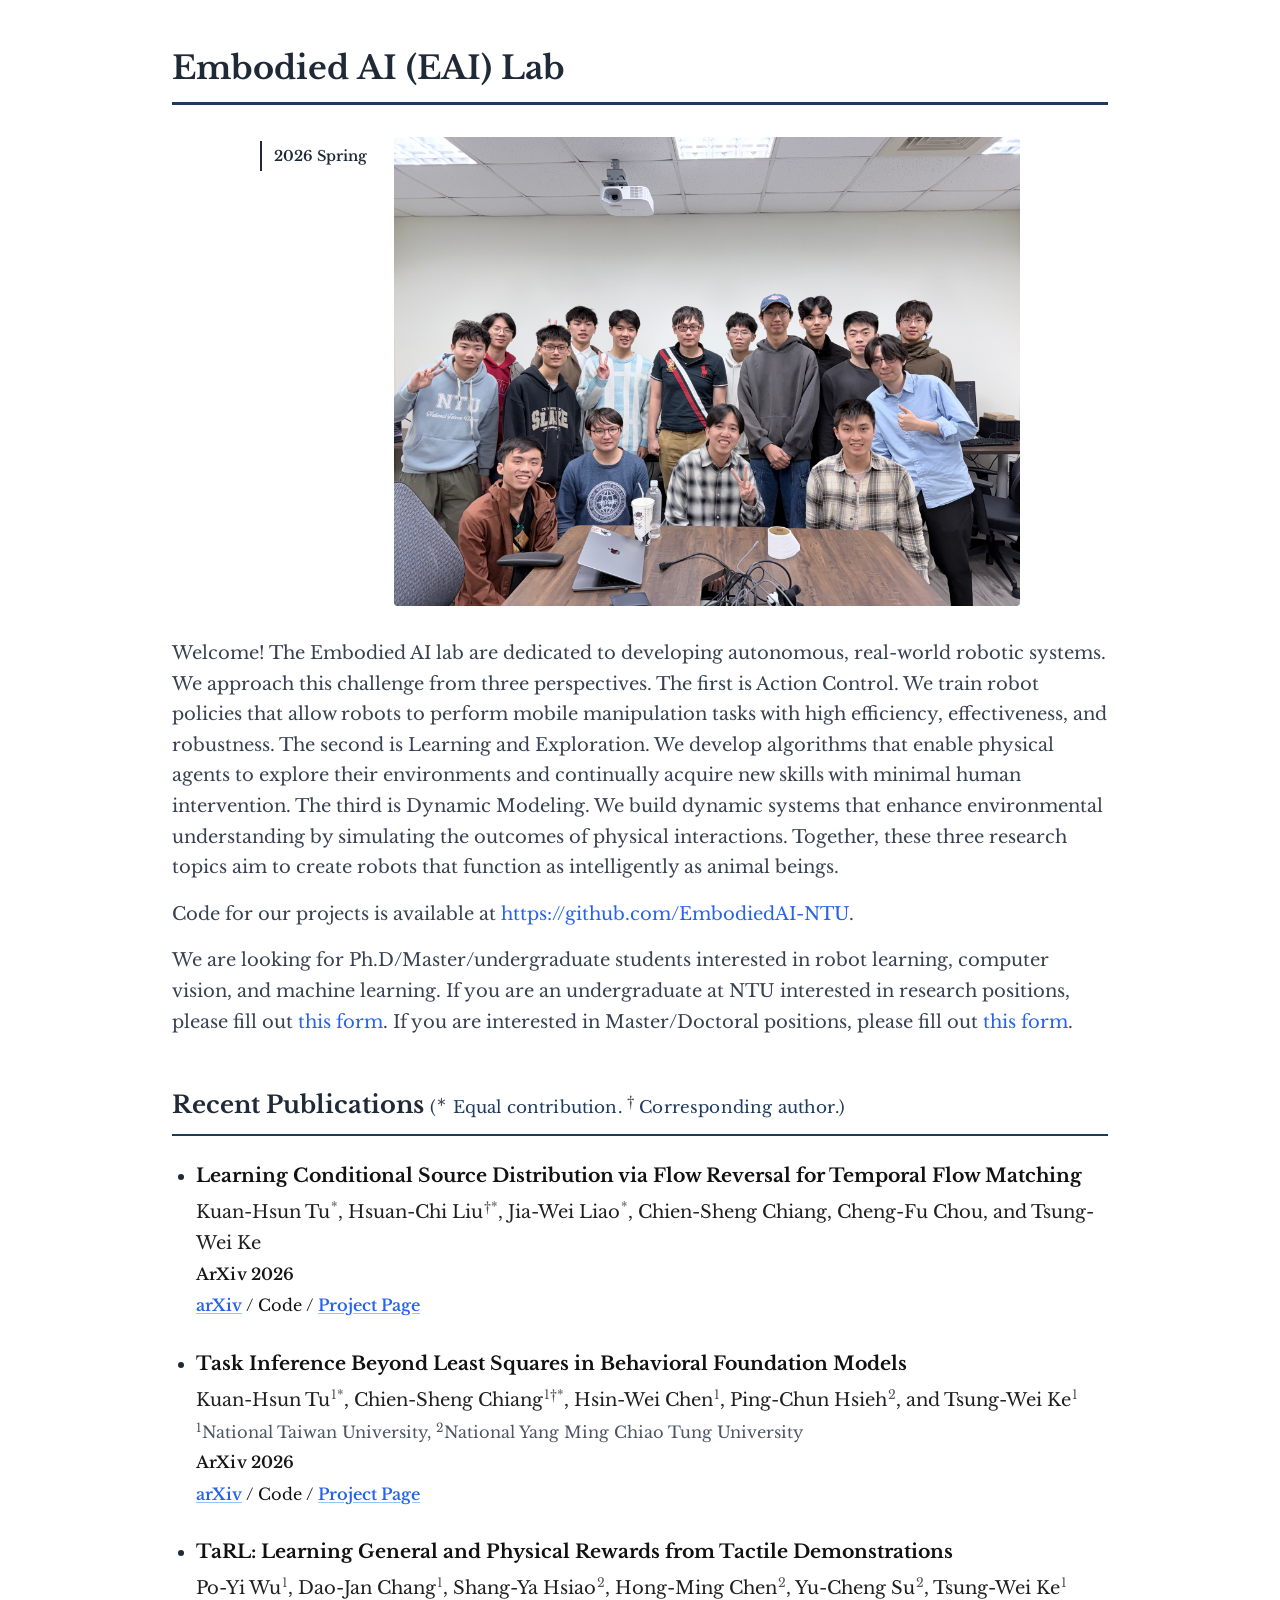
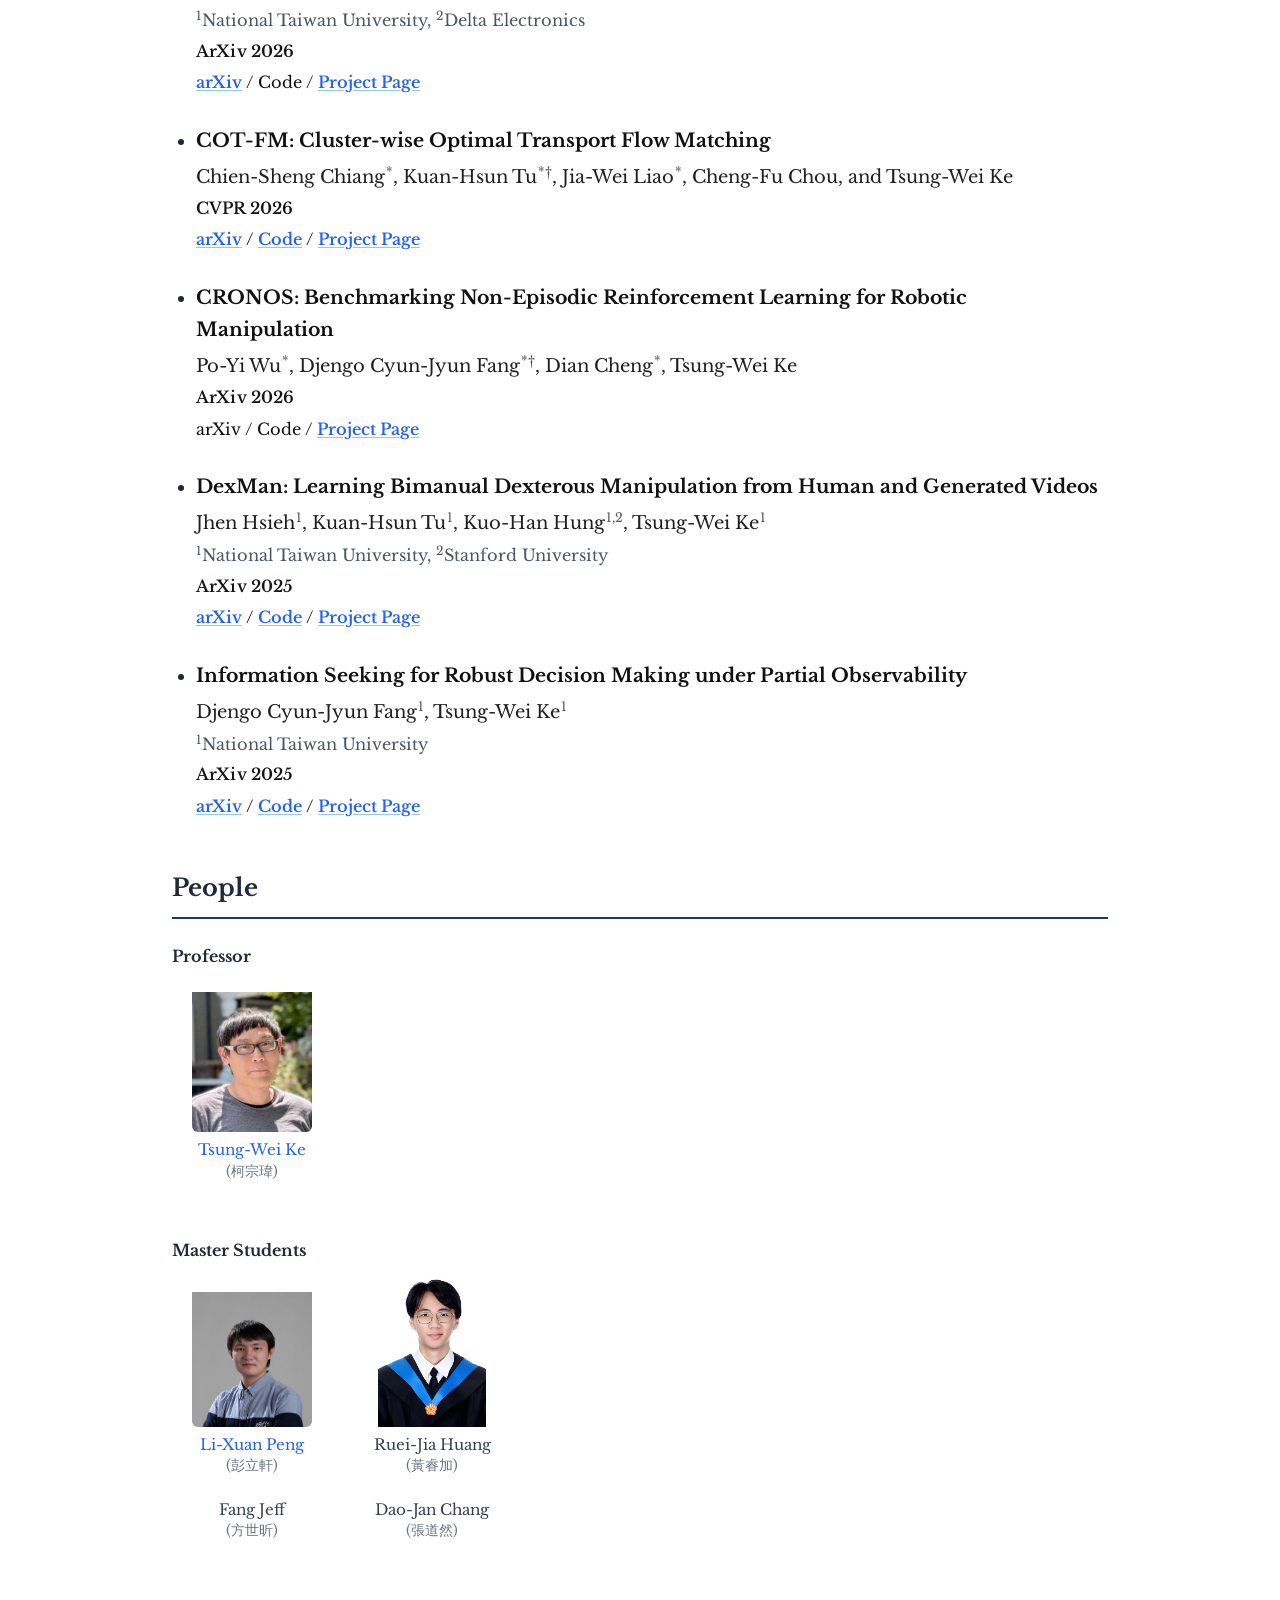
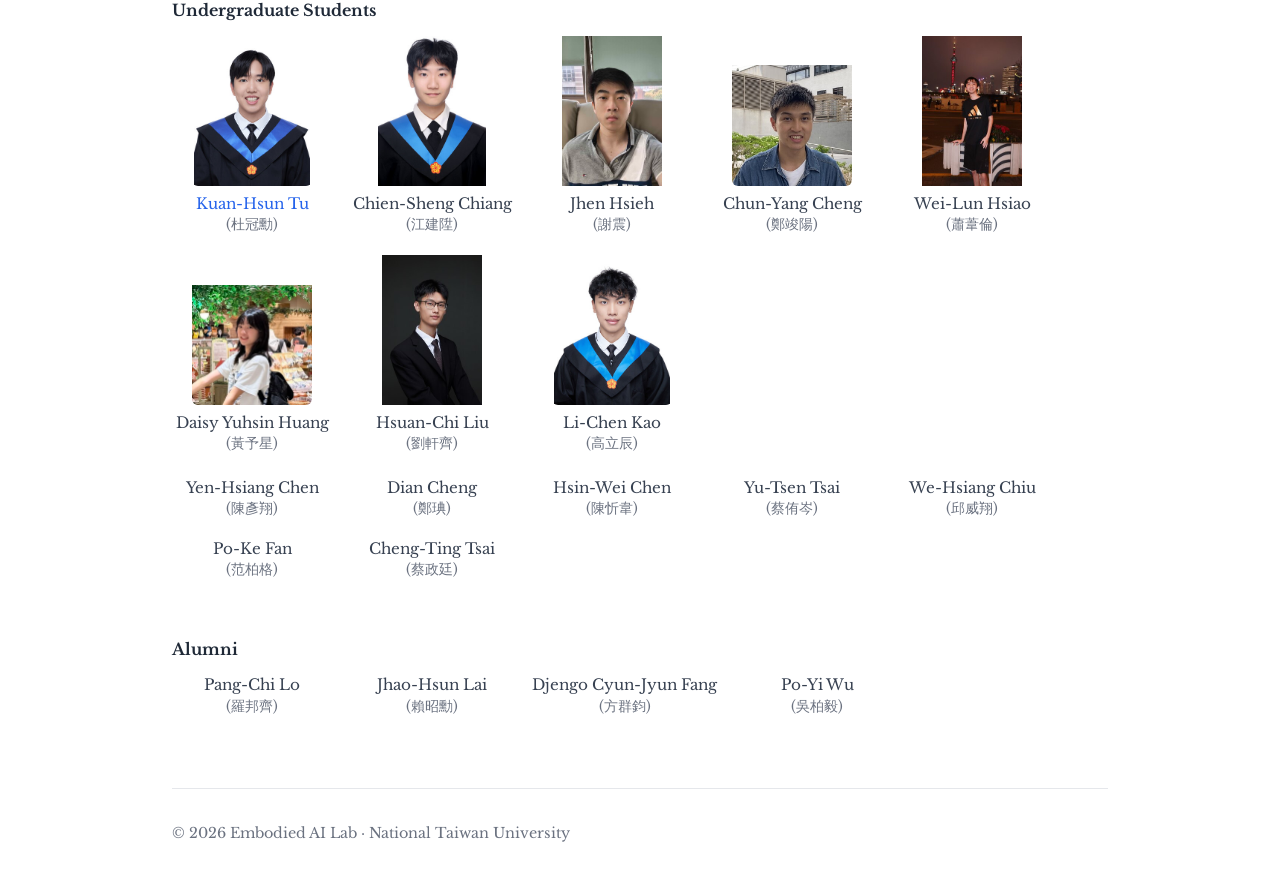
<file: index.html>
<!DOCTYPE html>
<html lang="en">
<head>
  <meta charset="UTF-8">
  <meta name="viewport" content="width=device-width, initial-scale=1.0">
  <title>Embodied AI (EAI) Lab</title>
  <base target="_blank">
  <link href="https://fonts.googleapis.com/css2?family=Libre+Baskerville:wght@400;700&family=Source+Sans+3:wght@400;500;600&display=swap" rel="stylesheet">
  <style>
    :root {
      --pub-link-color: #2563eb;
      --pub-link-underline: #93c5fd;
      --pub-sup-color: #52525b;
    }

    * {
      margin: 0;
      padding: 0;
      box-sizing: border-box;
    }
    
    body {
      font-family: 'Libre Baskerville', Georgia, serif;
      color: #1f2937;
      line-height: 1.7;
      background: #fff;
      font-size: 18px;
    }
    
    h1, h2 {
      font-family: 'Libre Baskerville', Georgia, serif;
      font-weight: 700;
    }
    
    a {
      text-decoration: none;
      color: #2563eb;
    }
    
    a:hover {
      text-decoration: underline;
    }
    
    .container {
      max-width: 1000px;
      margin: 0 auto;
      padding: 3rem 2rem;
    }
    
    @media (max-width: 768px) {
      .container {
        padding: 2rem 1.25rem;
      }
      body {
        font-size: 16px;
      }
    }
    
    /* Header */
    .header {
      margin-bottom: 2rem;
    }
    
    .header h1 {
      font-size: 2rem;
      color: #1f2937;
      margin-bottom: 0.75rem;
      line-height: 1.3;
    }
    
    @media (max-width: 768px) {
      .header h1 {
        font-size: 1.5rem;
      }
    }
    
    .header-line {
      height: 3px;
      background: #1e3a5f;
    }
    
    /* Description */
    .description {
      margin-bottom: 3rem;
      color: #374151;
    }
    
    .description p {
      margin-bottom: 1rem;
    }
    
    /* Section */
    section {
      margin-bottom: 3rem;
    }
    
    section h2 {
      font-size: 1.5rem;
      color: #1f2937;
      margin-bottom: 0.5rem;
    }

    @media (max-width: 768px) {
      section h2 {
        font-size: 1.25rem;
      }
    }
    
    .section-line {
      height: 2px;
      background: #1e3a5f;
      margin-bottom: 1.5rem;
    }

    .section-note {
      font-size: 0.7em;
      font-weight: 400;
      color: #1e3a5f;
      letter-spacing: 0.01em;
    }

    .section-note sup {
      font-size: 0.8em;
      vertical-align: super;
      line-height: 0;
      color: var(--pub-sup-color);
    }
    
    /* Publications */
    .publications ul {
      list-style: disc;
      padding-left: 1.5rem;
    }
    
    .publications li {
      margin-bottom: 1.75rem;
    }
    
    .pub-title {
      color: #111111;
      font-weight: 700;
      font-size: 1.05em;
      display: block;
      margin-bottom: 0.25rem;
    }
    
    .pub-authors {
      color: #1f1f1f;
      margin-bottom: 0.15rem;
    }

    .pub-authors strong {
      color: inherit;
      font-weight: inherit;
    }
    
    .pub-authors sup {
      font-size: 0.7em;
      margin-left: 1px;
      color: var(--pub-sup-color);
    }
    
    .pub-affiliations {
      font-size: 0.9em;
      color: #4b5563;
      margin-bottom: 0.15rem;
    }
    
    .pub-affiliations sup {
      font-size: 0.75em;
      margin-right: 1px;
      color: var(--pub-sup-color);
    }
    
    .pub-venue {
      font-size: 0.9em;
      color: #161616;
      font-weight: 600;
      letter-spacing: 0.01em;
      margin-bottom: 0.25rem;
    }
    
    .pub-links {
      font-size: 0.9em;
      color: #111111;
    }
    
    .pub-links a {
      color: var(--pub-link-color);
      font-weight: 600;
      text-decoration: underline;
      text-decoration-color: var(--pub-link-underline);
      text-underline-offset: 0.14em;
    }

    .pub-links a:hover {
      color: #000000;
      text-decoration-color: var(--pub-link-color);
    }
    
    .people-section {
      display: grid;
      gap: 2rem;
    }

    .people-group h3 {
      font-size: 1rem;
      font-weight: 700;
      color: #1f2937;
      margin-bottom: 0.75rem;
    }

    .people-list {
      list-style: none;
      padding: 0;
      display: grid;
      gap: 0.5rem;
    }

    .people-list li {
      color: #374151;
      font-size: 1rem;
    }

    .people-list a {
      color: #2563eb;
    }

    .people-list a:hover {
      color: #1d4ed8;
    }

    .people-cards {
      list-style: none;
      padding: 0;
      display: flex;
      flex-wrap: wrap;
      gap: 1.25rem 1.25rem;
      margin-bottom: 1.5rem;
    }

    .people-cards li {
      width: 160px;
      text-align: center;
      color: #374151;
      font-size: 0.95rem;
      line-height: 1.35;
      white-space: nowrap;
    }

    .people-cards.text-only {
      gap: 1.25rem 1.25rem;
    }

    .people-cards.text-only li {
      width: auto;
      min-width: 160px;
    }

    .people-cards .name-zh {
      color: #6b7280;
      font-size: 0.9rem;
    }

    .people-cards img {
      width: 120px;
      height: 150px;
      object-fit: contain;
      object-position: center bottom;
      border-radius: 6px;
      display: block;
      margin: 0 auto 0.5rem;
    }

    .people-cards a {
      color: #2563eb;
    }

    .people-cards a:hover {
      color: #1d4ed8;
    }
    
    .group-photos {
      display: flex;
      align-items: flex-start;
      gap: 1.5rem;
      max-width: 760px;
      margin: 0 auto 2rem;
    }

    .group-photo-tabs {
      flex: 0 0 110px;
      display: flex;
      flex-direction: column;
      gap: 0.4rem;
      padding-top: 0.25rem;
      font-size: 0.9rem;
    }

    .group-photo-tabs a {
      color: #6b7280;
      text-decoration: none;
      padding: 0.2rem 0 0.2rem 0.75rem;
      border-left: 2px solid #e5e7eb;
    }

    .group-photo-tabs a:hover {
      color: #1f2937;
    }

    .group-photo-tabs a.active {
      color: #1f2937;
      font-weight: 600;
      border-left-color: #1f2937;
    }

    .group-photos figure {
      flex: 1 1 auto;
      min-width: 0;
      margin: 0;
      display: none;
    }

    .group-photos figure.active {
      display: block;
    }

    .group-photos img {
      width: 100%;
      display: block;
      border-radius: 4px;
    }

    @media (max-width: 640px) {
      .group-photos {
        flex-direction: column;
      }
      .group-photo-tabs {
        flex: none;
        flex-direction: row;
        flex-wrap: wrap;
        gap: 0.75rem;
      }
      .group-photo-tabs a {
        padding: 0 0 2px;
        border-left: none;
        border-bottom: 2px solid transparent;
      }
      .group-photo-tabs a.active {
        border-bottom-color: #1f2937;
      }
    }

    /* Footer */
    footer {
      padding-top: 2rem;
      border-top: 1px solid #e5e7eb;
      font-size: 0.9rem;
      color: #6b7280;
    }
  </style>
</head>
<body>
  <div class="container">
    <!-- Header -->
    <div class="header">
      <h1>Embodied AI (EAI) Lab</h1>
      <div class="header-line"></div>
    </div>
    
    <div class="group-photos">
      <nav class="group-photo-tabs"></nav>
      <figure class="active" data-label="2026 Spring">
        <img src="assets/group_photo/group_photo_2026_spring.jpg" alt="EAI Lab group photo, 2026 Spring">
      </figure>
    </div>
    <script>
      (function () {
        const figures = Array.from(document.querySelectorAll('.group-photos figure'));
        const nav = document.querySelector('.group-photo-tabs');
        figures.forEach((fig, i) => {
          const a = document.createElement('a');
          a.href = '#';
          a.textContent = fig.dataset.label;
          if (fig.classList.contains('active')) a.classList.add('active');
          a.addEventListener('click', (e) => {
            e.preventDefault();
            figures.forEach((f) => f.classList.remove('active'));
            nav.querySelectorAll('a').forEach((t) => t.classList.remove('active'));
            fig.classList.add('active');
            a.classList.add('active');
          });
          nav.appendChild(a);
        });
      })();
    </script>
    
    <!-- Description -->
    <div class="description">
      <p>
        Welcome! The Embodied AI lab are dedicated to developing autonomous, real-world robotic systems. We approach this challenge from three perspectives.  The first is Action Control.  We train robot policies that allow robots to perform mobile manipulation tasks with high efficiency, effectiveness, and robustness.  The second is Learning and Exploration.  We develop algorithms that enable physical agents to explore their environments and continually acquire new skills with minimal human intervention.  The third is Dynamic Modeling.  We build dynamic systems that enhance environmental understanding by simulating the outcomes of physical interactions.  Together, these three research topics aim to create robots that function as intelligently as animal beings.
      </p>
      <p>
        Code for our projects is available at <a href="https://github.com/EmbodiedAI-NTU">https://github.com/EmbodiedAI-NTU</a>.
      </p>
      <p>
        We are looking for Ph.D/Master/undergraduate students interested in robot learning, computer vision, and machine learning. If you are an undergraduate at NTU interested in research positions, please fill out <a href="https://forms.gle/W7rSPF9cM3C5jaZV8">this form</a>. If you are interested in Master/Doctoral positions, please fill out <a href="https://forms.gle/JxzbmXpEAPqp6jkf8">this form</a>.
      </p>

    </div>
    
    <!-- Recent Publications -->
    <section class="publications">
      <h2>Recent Publications <span class="section-note">(<sup>&lowast;</sup> Equal contribution. <sup>&dagger;</sup> Corresponding author.)</span></h2>
      <div class="section-line"></div>
      <ul>
        <li>
          <span class="pub-title">Learning Conditional Source Distribution via Flow Reversal for Temporal Flow Matching</span>
          <div class="pub-authors">
            <strong>Kuan-Hsun Tu</strong><sup>*</sup>, Hsuan-Chi Liu<sup>&dagger;*</sup>, Jia-Wei Liao<sup>*</sup>, Chien-Sheng Chiang, Cheng-Fu Chou, and Tsung-Wei Ke
          </div>
          <div class="pub-venue">ArXiv 2026</div>
          <div class="pub-links"><a href="https://arxiv.org/abs/2610.05349">arXiv</a> / Code / <a href="https://embodiedai-ntu.github.io/cnpflow/index.html">Project Page</a></div>
        </li>
        <li>
          <span class="pub-title">Task Inference Beyond Least Squares in Behavioral Foundation Models</span>
          <div class="pub-authors">
            <strong>Kuan-Hsun Tu</strong><sup>1*</sup>, Chien-Sheng Chiang<sup>1&dagger;*</sup>, Hsin-Wei Chen<sup>1</sup>, Ping-Chun Hsieh<sup>2</sup>, and Tsung-Wei Ke<sup>1</sup>
          </div>
          <div class="pub-affiliations">
            <sup>1</sup>National Taiwan University, <sup>2</sup>National Yang Ming Chiao Tung University
          </div>
          <div class="pub-venue">ArXiv 2026</div>
          <div class="pub-links"><a href="https://arxiv.org/abs/2610.05350">arXiv</a> / Code / <a href="https://embodiedai-ntu.github.io/BLS/index.html">Project Page</a></div>
        </li>
        <li>
          <span class="pub-title">TaRL: Learning General and Physical Rewards from Tactile Demonstrations</span>
          <div class="pub-authors">
            Po-Yi Wu<sup>1</sup>, Dao-Jan Chang<sup>1</sup>, Shang-Ya Hsiao<sup>2</sup>, Hong-Ming Chen<sup>2</sup>, Yu-Cheng Su<sup>2</sup>, Tsung-Wei Ke<sup>1</sup>
          </div>
          <div class="pub-affiliations">
            <sup>1</sup>National Taiwan University, <sup>2</sup>Delta Electronics
          </div>
          <div class="pub-venue">ArXiv 2026</div>
          <div class="pub-links">
            <a href="https://arxiv.org/abs/2609.36785">arXiv</a> / Code / <a href="https://embodiedai-ntu.github.io/tarl/index.html">Project Page</a>
          </div>
        </li>
        <li>
          <span class="pub-title">COT-FM: Cluster-wise Optimal Transport Flow Matching</span>
          <div class="pub-authors">
            Chien-Sheng Chiang<sup>*</sup>, <strong>Kuan-Hsun Tu</strong><sup>*&dagger;</sup>, Jia-Wei Liao<sup>*</sup>, Cheng-Fu Chou, and Tsung-Wei Ke
          </div>
          <div class="pub-venue">CVPR 2026</div>
          <div class="pub-links">
            <a href="https://arxiv.org/abs/2603.13395v1">arXiv</a> / <a href="https://github.com/EmbodiedAI-NTU/COT-FM">Code</a> / <a href="https://embodiedai-ntu.github.io/cotfm/index.html">Project Page</a>
          </div>
        </li>
        <li>
          <span class="pub-title">CRONOS: Benchmarking Non-Episodic Reinforcement Learning for Robotic Manipulation</span>
          <div class="pub-authors">
            Po-Yi Wu<sup>*</sup>, Djengo Cyun-Jyun Fang<sup>*&dagger;</sup>, Dian Cheng<sup>*</sup>, Tsung-Wei Ke
          </div>
          <div class="pub-venue">ArXiv 2026</div>
          <!-- TODO: link arXiv and Code once available -->
          <div class="pub-links">arXiv / Code / <a href="https://embodiedai-ntu.github.io/cronos/index.html">Project Page</a></div>
        </li>
        <li>
          <span class="pub-title">DexMan: Learning Bimanual Dexterous Manipulation from Human and Generated Videos</span>
          <div class="pub-authors">
            Jhen Hsieh<sup>1</sup>, Kuan-Hsun Tu<sup>1</sup>, Kuo-Han Hung<sup>1,2</sup>, Tsung-Wei Ke<sup>1</sup>
          </div>
          <div class="pub-affiliations">
            <sup>1</sup>National Taiwan University, <sup>2</sup>Stanford University
          </div>
          <div class="pub-venue">ArXiv 2025</div>
          <div class="pub-links">
            <a href="https://arxiv.org/abs/2510.08475">arXiv</a> / <a href="https://github.com/EmbodiedAI-NTU/DexMan">Code</a> / <a href="https://embodiedai-ntu.github.io/dexman/index.html">Project Page</a>
          </div>
        </li>
        <li>
          <span class="pub-title">Information Seeking for Robust Decision Making under Partial Observability</span>
          <div class="pub-authors">
            Djengo Cyun-Jyun Fang<sup>1</sup>, Tsung-Wei Ke<sup>1</sup>
          </div>
          <div class="pub-affiliations">
            <sup>1</sup>National Taiwan University
          </div>
          <div class="pub-venue">ArXiv 2025</div>
          <div class="pub-links">
            <a href="https://arxiv.org/abs/2510.01531">arXiv</a> / <a href="https://github.com/InfoSeekerLLM/InfoSeeker">Code</a> / <a href="https://infoseekerllm.github.io/">Project Page</a>
          </div>
        </li>
      </ul>
    </section>
    
    <section>
      <h2>People</h2>
      <div class="section-line"></div>
      <div class="people-section">
        <div class="people-group">
          <h3>Professor</h3>
          <ul class="people-cards">
            <li><a href="https://twke18.github.io/"><img src="assets/people/tsung_wei_ke.jpg" alt="Tsung-Wei Ke">Tsung-Wei Ke<br><span class="name-zh">(柯宗瑋)</span></a></li>
          </ul>
        </div>
        <div class="people-group">
          <h3>Master Students</h3>
          <ul class="people-cards">
            <li><a href="https://alexpeng517.github.io/"><img src="assets/people/li_xuan_peng.jpg" alt="Li-Xuan Peng">Li-Xuan Peng<br><span class="name-zh">(彭立軒)</span></a></li>
            <li><img src="assets/people/ruei_jia_huang.jpg" alt="Ruei-Jia Huang">Ruei-Jia Huang<br><span class="name-zh">(黃睿加)</span></li>
          </ul>
          <ul class="people-cards text-only">
            <li>Fang Jeff<br><span class="name-zh">(方世昕)</span></li>
            <li>Dao-Jan Chang<br><span class="name-zh">(張道然)</span></li>
          </ul>
        </div>
        <div class="people-group">
          <h3>Undergraduate Students</h3>
          <ul class="people-cards">
            <li><a href="https://syun413.github.io/"><img src="assets/people/kuan_hsun_tu.jpg" alt="Kuan-Hsun Tu">Kuan-Hsun Tu<br><span class="name-zh">(杜冠勳)</span></a></li>
            <li><img src="assets/people/chien_sheng_chiang.jpg" alt="Chien-Sheng Chiang">Chien-Sheng Chiang<br><span class="name-zh">(江建陞)</span></li>
            <li><img src="assets/people/jhen_hsieh.jpg" alt="Jhen Hsieh">Jhen Hsieh<br><span class="name-zh">(謝震)</span></li>
            <li><img src="assets/people/chun_yang_cheng.jpg" alt="Chun-Yang Cheng">Chun-Yang Cheng<br><span class="name-zh">(鄭竣陽)</span></li>
            <li><img src="assets/people/wei_lun_hsiao.jpg" alt="Wei-Lun Hsiao">Wei-Lun Hsiao<br><span class="name-zh">(蕭葦倫)</span></li>
            <li><img src="assets/people/daisy_yuhsin_huang.jpg" alt="Daisy Yuhsin Huang">Daisy Yuhsin Huang<br><span class="name-zh">(黃予星)</span></li>
            <li><img src="assets/people/hsuan_chi_liu.jpg" alt="Hsuan-Chi Liu">Hsuan-Chi Liu<br><span class="name-zh">(劉軒齊)</span></li>
            <li><img src="assets/people/li_chen_kao.jpg" alt="Li-Chen Kao">Li-Chen Kao<br><span class="name-zh">(高立辰)</span></li>
          </ul>
          <ul class="people-cards text-only">
            <li>Yen-Hsiang Chen<br><span class="name-zh">(陳彥翔)</span></li>
            <li>Dian Cheng<br><span class="name-zh">(鄭琠)</span></li>
            <li>Hsin-Wei Chen<br><span class="name-zh">(陳忻韋)</span></li>
            <li>Yu-Tsen Tsai<br><span class="name-zh">(蔡侑岑)</span></li>
            <li>We-Hsiang Chiu<br><span class="name-zh">(邱威翔)</span></li>
            <li>Po-Ke Fan<br><span class="name-zh">(范柏格)</span></li>
            <li>Cheng-Ting Tsai<br><span class="name-zh">(蔡政廷)</span></li>
          </ul>
        </div>
        <div class="people-group">
          <h3>Alumni</h3>
          <ul class="people-cards text-only">
            <li>Pang-Chi Lo<br><span class="name-zh">(羅邦齊)</span></li>
            <li>Jhao-Hsun Lai<br><span class="name-zh">(賴昭勳)</span></li>
            <li>Djengo Cyun-Jyun Fang<br><span class="name-zh">(方群鈞)</span></li>
            <li>Po-Yi Wu<br><span class="name-zh">(吳柏毅)</span></li>
          </ul>
        </div>
      </div>
    </section>
    
    <!-- Footer -->
    <footer>
      © 2026 Embodied AI Lab · National Taiwan University
    </footer>
  </div>
</body>
</html>
</file>
